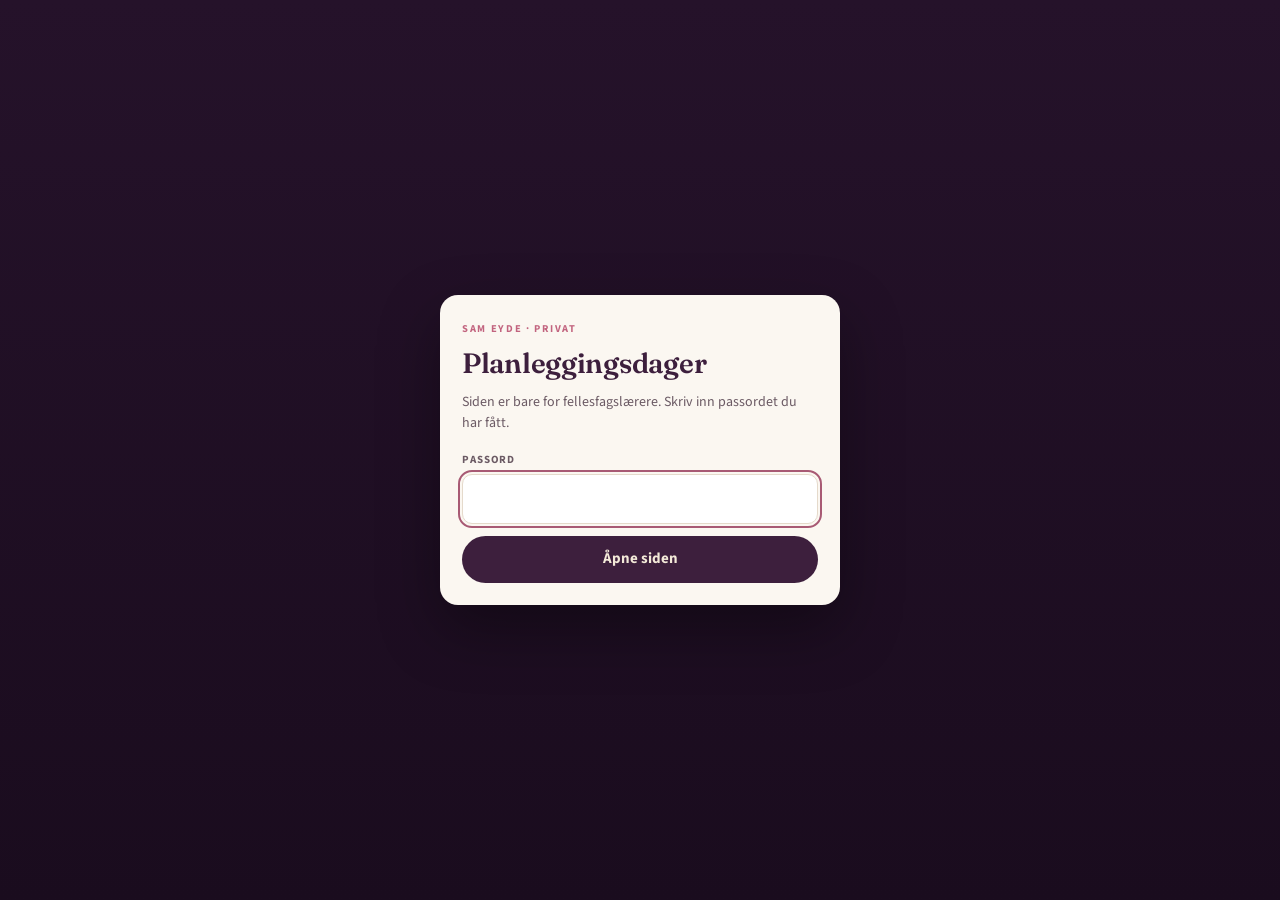
<file: index.html>
<!DOCTYPE html>
<html lang="no">
<head>
<meta charset="UTF-8">
<meta http-equiv="Cache-Control" content="no-cache, no-store, must-revalidate">
<meta http-equiv="Pragma" content="no-cache">
<meta http-equiv="Expires" content="0">
<meta name="viewport" content="width=device-width, initial-scale=1">
<title>Planleggingsdager</title>
<script>location.replace("start.html?v=8");</script>
<meta http-equiv="refresh" content="0;url=start.html?v=8">
</head>
<body>
<p><a href="start.html?v=8">Åpne planleggingsdagene</a></p>
</body>
</html>
</file>
<file: styles.css>
:root {
  --aubergine: #3d1f3d;
  --aubergine-dyp: #25122a;
  --champagne: #f3e9d8;
  --champagne-dyp: #e3d2b4;
  --rose: #c2647f;
  --rose-lys: #f0dbe1;
  --blekk: #241820;
  --blekk-svak: #6b5a64;
  --papir: #fbf7f1;
  --kort: #ffffff;
  --a: #b08a3e;
  --a-lys: #f6ebd4;
  --b: #c2647f;
  --b-lys: #f7e3e9;
  --c: #5f7f63;
  --c-lys: #e2ede2;
  --strek: #e5dacb;
  --r: 14px;
  --font-display: "Fraunces", Georgia, serif;
  --font-body: "Source Sans 3", "Segoe UI", sans-serif;
}

* {
  box-sizing: border-box;
  -webkit-tap-highlight-color: transparent;
}

body.las {
  overflow: hidden;
}

.passordport {
  position: fixed;
  inset: 0;
  z-index: 200;
  display: grid;
  place-items: center;
  padding: 20px;
  background:
    radial-gradient(900px 420px at 20% 0%, rgba(194, 100, 127, 0.22), transparent 55%),
    linear-gradient(180deg, #25122a, #1a0c1e);
}

.passordport.skjult,
.skjult {
  display: none !important;
}

.passordboks {
  width: min(100%, 400px);
  background: rgba(251, 247, 241, 0.97);
  color: var(--blekk);
  border-radius: 18px;
  padding: 26px 22px 22px;
  box-shadow: 0 24px 60px rgba(0, 0, 0, 0.35);
}

.passordboks .eyebrow {
  color: var(--rose);
}

.passordboks h1 {
  font-family: var(--font-display);
  font-size: 28px;
  font-weight: 600;
  margin: 4px 0 8px;
  letter-spacing: -0.01em;
  color: var(--aubergine);
}

.passordboks > p {
  margin: 0 0 18px;
  color: var(--blekk-svak);
  font-size: 14px;
}

.passord-felt {
  display: grid;
  gap: 6px;
  margin-bottom: 12px;
}

.passord-felt span {
  font-size: 11px;
  font-weight: 700;
  letter-spacing: 0.08em;
  text-transform: uppercase;
  color: var(--blekk-svak);
}

.passord-felt input {
  width: 100%;
  border: 1px solid var(--strek);
  border-radius: 10px;
  padding: 12px 14px;
  font: inherit;
  font-size: 16px;
  background: #fff;
  color: var(--blekk);
}

.passord-felt input:focus-visible {
  outline: 2px solid var(--rose);
  outline-offset: 2px;
}

.passord-feil {
  margin: 0 0 12px;
  color: #8f3f57;
  font-size: 13px;
  font-weight: 600;
}

.passord-knapp {
  appearance: none;
  width: 100%;
  border: 0;
  border-radius: 999px;
  padding: 12px 16px;
  background: var(--aubergine);
  color: var(--champagne);
  font: inherit;
  font-weight: 700;
  cursor: pointer;
}

.passord-knapp:hover {
  background: var(--aubergine-dyp);
}

.passord-knapp:focus-visible {
  outline: 2px solid var(--rose);
  outline-offset: 2px;
}

html {
  scroll-behavior: smooth;
  scroll-padding-top: 24px;
}

@media (prefers-reduced-motion: reduce) {
  html {
    scroll-behavior: auto;
  }
  *,
  *::before,
  *::after {
    transition: none !important;
    animation: none !important;
  }
}

body {
  margin: 0;
  background:
    radial-gradient(1200px 500px at 10% -10%, rgba(194, 100, 127, 0.08), transparent 55%),
    radial-gradient(900px 420px at 100% 0%, rgba(176, 138, 62, 0.1), transparent 50%),
    var(--papir);
  color: var(--blekk);
  font-family: var(--font-body);
  font-size: 15px;
  line-height: 1.5;
  -webkit-text-size-adjust: 100%;
}

.topp {
  background:
    linear-gradient(145deg, rgba(194, 100, 127, 0.18), transparent 42%),
    linear-gradient(180deg, var(--aubergine-dyp), #1c0d20);
  color: var(--champagne);
  padding: 28px 18px 22px;
}

.topp .dato {
  font-size: 11px;
  letter-spacing: 0.16em;
  text-transform: uppercase;
  color: var(--rose);
  font-weight: 600;
}

.topp h1 {
  font-family: var(--font-display);
  font-weight: 600;
  font-size: clamp(26px, 5vw, 34px);
  line-height: 1.12;
  margin: 8px 0 6px;
  letter-spacing: -0.01em;
}

.topp p {
  margin: 0;
  font-size: 14px;
  color: #c9b4c4;
  max-width: 36em;
}

nav {
  position: sticky;
  top: 0;
  z-index: 50;
  background: rgba(251, 247, 241, 0.94);
  backdrop-filter: blur(10px);
  border-bottom: 1px solid var(--strek);
}

.chips {
  display: flex;
  gap: 7px;
  overflow-x: auto;
  padding: 11px 14px;
  scrollbar-width: none;
}

.chips::-webkit-scrollbar {
  display: none;
}

.chip {
  flex: 0 0 auto;
  text-decoration: none;
  font-size: 13px;
  font-weight: 600;
  color: var(--aubergine);
  background: var(--kort);
  border: 1px solid var(--strek);
  border-radius: 999px;
  padding: 7px 14px;
  white-space: nowrap;
  transition: transform 0.15s ease, background 0.15s ease, border-color 0.15s ease;
}

.chip:hover {
  transform: translateY(-1px);
}

.chip:focus-visible {
  outline: 2px solid var(--rose);
  outline-offset: 2px;
}

.chip.min {
  background: var(--aubergine);
  color: var(--champagne);
  border-color: var(--aubergine);
}

.chip.ca {
  border-color: var(--a);
  color: #7a5d22;
}

.chip.cb {
  border-color: var(--b);
  color: #8f3f57;
}

.chip.cc {
  border-color: var(--c);
  color: #3f5a43;
}

main {
  padding: 0 14px 60px;
  max-width: 760px;
  margin: 0 auto;
}

section {
  margin-top: 28px;
}

.eyebrow {
  font-size: 10.5px;
  letter-spacing: 0.16em;
  text-transform: uppercase;
  font-weight: 700;
  color: var(--blekk-svak);
  margin-bottom: 5px;
}

h2 {
  font-family: var(--font-display);
  font-size: clamp(21px, 4vw, 26px);
  font-weight: 600;
  margin: 0 0 4px;
  letter-spacing: -0.01em;
}

.undertekst {
  margin: 0 0 14px;
  font-size: 14px;
  color: var(--blekk-svak);
}

.nokkel {
  display: grid;
  gap: 8px;
  margin-top: 14px;
}

.nokkel a {
  display: flex;
  align-items: center;
  gap: 11px;
  text-decoration: none;
  color: inherit;
  background: var(--kort);
  border: 1px solid var(--strek);
  border-radius: var(--r);
  padding: 12px 14px;
  transition: transform 0.15s ease, border-color 0.15s ease;
}

.nokkel a:hover {
  transform: translateY(-1px);
}

.nokkel a:focus-visible {
  outline: 2px solid var(--rose);
  outline-offset: 2px;
}

.merke {
  flex: 0 0 34px;
  height: 34px;
  border-radius: 9px;
  display: grid;
  place-items: center;
  font-family: var(--font-display);
  font-size: 17px;
  font-weight: 700;
  color: #fff;
}

.mA {
  background: var(--a);
}

.mB {
  background: var(--b);
}

.mC {
  background: var(--c);
}

.nokkel b {
  display: block;
  font-size: 14px;
  font-weight: 600;
}

.nokkel span {
  font-size: 12.5px;
  color: var(--blekk-svak);
}

.dag {
  background: var(--kort);
  border: 1px solid var(--strek);
  border-radius: var(--r);
  overflow: hidden;
  margin-bottom: 12px;
}

.dag > h3 {
  margin: 0;
  padding: 11px 15px;
  font-family: var(--font-body);
  font-size: 13px;
  font-weight: 700;
  letter-spacing: 0.05em;
  text-transform: uppercase;
  color: var(--aubergine);
  background: var(--champagne);
  border-bottom: 1px solid var(--strek);
  display: flex;
  justify-content: space-between;
  align-items: baseline;
  gap: 10px;
}

.dag > h3 em {
  font-style: normal;
  font-weight: 500;
  font-size: 11px;
  letter-spacing: 0.02em;
  text-transform: none;
  color: var(--blekk-svak);
}

.rad {
  display: grid;
  grid-template-columns: 66px 1fr;
  gap: 12px;
  padding: 13px 15px;
  border-top: 1px solid #f1eae0;
}

.rad:first-of-type {
  border-top: none;
}

.tid {
  font-variant-numeric: tabular-nums;
  font-size: 12.5px;
  font-weight: 700;
  color: var(--aubergine);
  line-height: 1.35;
  padding-top: 1px;
}

.hva {
  min-width: 0;
}

.hva b {
  display: block;
  font-size: 14.5px;
  font-weight: 600;
  line-height: 1.3;
  margin-bottom: 3px;
}

.hva ul {
  margin: 5px 0 0;
  padding-left: 17px;
}

.hva li {
  font-size: 13.5px;
  margin: 2px 0;
  color: #41333c;
}

.hva p {
  margin: 3px 0 0;
  font-size: 13.5px;
  color: #41333c;
}

.rom {
  display: inline-block;
  font-size: 11px;
  font-weight: 700;
  letter-spacing: 0.04em;
  background: var(--rose-lys);
  color: #8f3f57;
  border-radius: 5px;
  padding: 2px 7px;
  margin: 5px 5px 0 0;
  font-variant-numeric: tabular-nums;
}

.pause {
  background: #faf6f0;
}

.pause .hva b {
  font-weight: 500;
  color: var(--blekk-svak);
  font-size: 13.5px;
}

.lunsj {
  background: var(--champagne);
}

.lunsj .hva b {
  color: var(--aubergine);
}

.rad.viktig {
  background: var(--rose-lys);
}

.rad.viktig .tid {
  color: #8f3f57;
}

.rot-a .dag > h3 {
  background: var(--a-lys);
  color: #7a5d22;
  border-bottom-color: #eadfc4;
}

.rot-b .dag > h3 {
  background: var(--b-lys);
  color: #8f3f57;
  border-bottom-color: #efd5dd;
}

.rot-c .dag > h3 {
  background: var(--c-lys);
  color: #3f5a43;
  border-bottom-color: #d4e2d4;
}

.rot-a .dag {
  border-color: #eadfc4;
}

.rot-b .dag {
  border-color: #efd5dd;
}

.rot-c .dag {
  border-color: #d4e2d4;
}

.notat {
  background: var(--kort);
  border: 1px solid var(--strek);
  border-left: 3px solid var(--rose);
  border-radius: 8px;
  padding: 11px 13px;
  font-size: 13px;
  color: #41333c;
  margin: 10px 0;
}

.notat b {
  color: var(--aubergine);
}

.minuke {
  background:
    linear-gradient(160deg, rgba(194, 100, 127, 0.16), transparent 40%),
    var(--aubergine);
  border-radius: var(--r);
  padding: 16px;
  color: var(--champagne);
}

.minuke-topp {
  display: grid;
  gap: 14px;
  margin-bottom: 16px;
}

.minuke-handlinger {
  display: flex;
  flex-wrap: wrap;
  gap: 8px;
}

.knapp {
  appearance: none;
  border: 1px solid rgba(255, 255, 255, 0.22);
  background: rgba(255, 255, 255, 0.1);
  color: var(--champagne);
  font: inherit;
  font-size: 13px;
  font-weight: 700;
  border-radius: 999px;
  padding: 8px 14px;
  cursor: pointer;
}

.knapp:hover {
  background: rgba(255, 255, 255, 0.16);
}

.knapp:focus-visible {
  outline: 2px solid var(--rose);
  outline-offset: 2px;
}

.knapp-lys {
  background: var(--champagne);
  color: var(--aubergine);
  border-color: var(--champagne);
}

.navneliste {
  display: grid;
  grid-template-columns: repeat(auto-fill, minmax(150px, 1fr));
  gap: 8px;
  margin: 16px 0 10px;
}

.navneknapp {
  appearance: none;
  display: grid;
  gap: 2px;
  text-align: left;
  padding: 12px 14px;
  border-radius: 12px;
  border: 1px solid var(--strek);
  background: var(--kort);
  color: inherit;
  font: inherit;
  cursor: pointer;
  transition: transform 0.15s ease, border-color 0.15s ease, background 0.15s ease;
}

.navneknapp:hover {
  transform: translateY(-1px);
  border-color: var(--rose);
}

.navneknapp:focus-visible {
  outline: 2px solid var(--rose);
  outline-offset: 2px;
}

.navneknapp.aktiv {
  border-color: var(--aubergine);
  background: var(--rose-lys);
}

.navneknapp-navn {
  font-weight: 700;
  font-size: 15px;
  color: var(--aubergine);
}

.navneknapp-rot {
  font-size: 12px;
  color: var(--blekk-svak);
}

.hint a {
  color: var(--aubergine);
  font-weight: 700;
}

body.modus-personlig .topp h1 {
  font-size: clamp(22px, 4vw, 28px);
}

.minuke .eyebrow {
  color: var(--rose);
}

.minuke h2 {
  color: var(--champagne);
}

.minuke .undertekst {
  color: #c9b4c4;
}

.minuke .dag {
  border-color: rgba(255, 255, 255, 0.14);
}

.taggrad {
  display: flex;
  flex-wrap: wrap;
  gap: 6px;
  margin-bottom: 14px;
}

.tagg {
  font-size: 11.5px;
  font-weight: 700;
  letter-spacing: 0.03em;
  border-radius: 999px;
  padding: 4px 10px;
  color: #fff;
}

.tagg.tA {
  background: var(--a);
}

.tagg.tB {
  background: var(--b);
}

.tagg.tC {
  background: var(--c);
}

.tagg.tN {
  background: rgba(255, 255, 255, 0.16);
}

.minuke .notat {
  background: rgba(255, 255, 255, 0.07);
  border-color: rgba(255, 255, 255, 0.14);
  border-left-color: var(--rose);
  color: #e8dde6;
}

.minuke .notat b {
  color: #f0dbe1;
}

.tabellboks {
  background: var(--kort);
  border: 1px solid var(--strek);
  border-radius: var(--r);
  overflow: hidden;
}

.scroll {
  overflow-x: auto;
}

table {
  border-collapse: collapse;
  width: 100%;
  min-width: 430px;
  font-size: 13.5px;
}

th {
  background: var(--champagne);
  color: var(--aubergine);
  font-size: 11px;
  letter-spacing: 0.07em;
  text-transform: uppercase;
  text-align: left;
  padding: 10px 11px;
  font-weight: 700;
  white-space: nowrap;
  border-bottom: 1px solid var(--strek);
}

td {
  padding: 9px 11px;
  border-top: 1px solid #f1eae0;
  white-space: nowrap;
}

td:first-child {
  font-weight: 600;
  position: sticky;
  left: 0;
  background: var(--kort);
  border-right: 1px solid #f1eae0;
}

tr.meg td {
  background: var(--rose-lys) !important;
  font-weight: 700;
  color: #8f3f57;
}

tr.meg td:first-child {
  background: var(--rose-lys) !important;
}

button.navn {
  all: unset;
  cursor: pointer;
  color: inherit;
  font: inherit;
  font-weight: inherit;
  text-decoration: underline;
  text-decoration-thickness: 1px;
  text-underline-offset: 2px;
}

button.navn:focus-visible {
  outline: 2px solid var(--rose);
  outline-offset: 2px;
  border-radius: 3px;
}

.tom {
  color: #c9bdc6;
}

.rk {
  font-size: 11px;
  font-weight: 700;
  background: #efe7da;
  color: #6b5a3c;
  border-radius: 4px;
  padding: 1px 5px;
  margin-left: 5px;
}

footer {
  margin-top: 34px;
  padding-top: 16px;
  border-top: 1px solid var(--strek);
  font-size: 12px;
  color: var(--blekk-svak);
}

@media (min-width: 720px) {
  .topp {
    padding: 36px 24px 28px;
  }

  main {
    padding: 0 20px 72px;
  }

  .minuke-topp {
    grid-template-columns: 1fr auto;
    align-items: start;
  }
}
</file>
